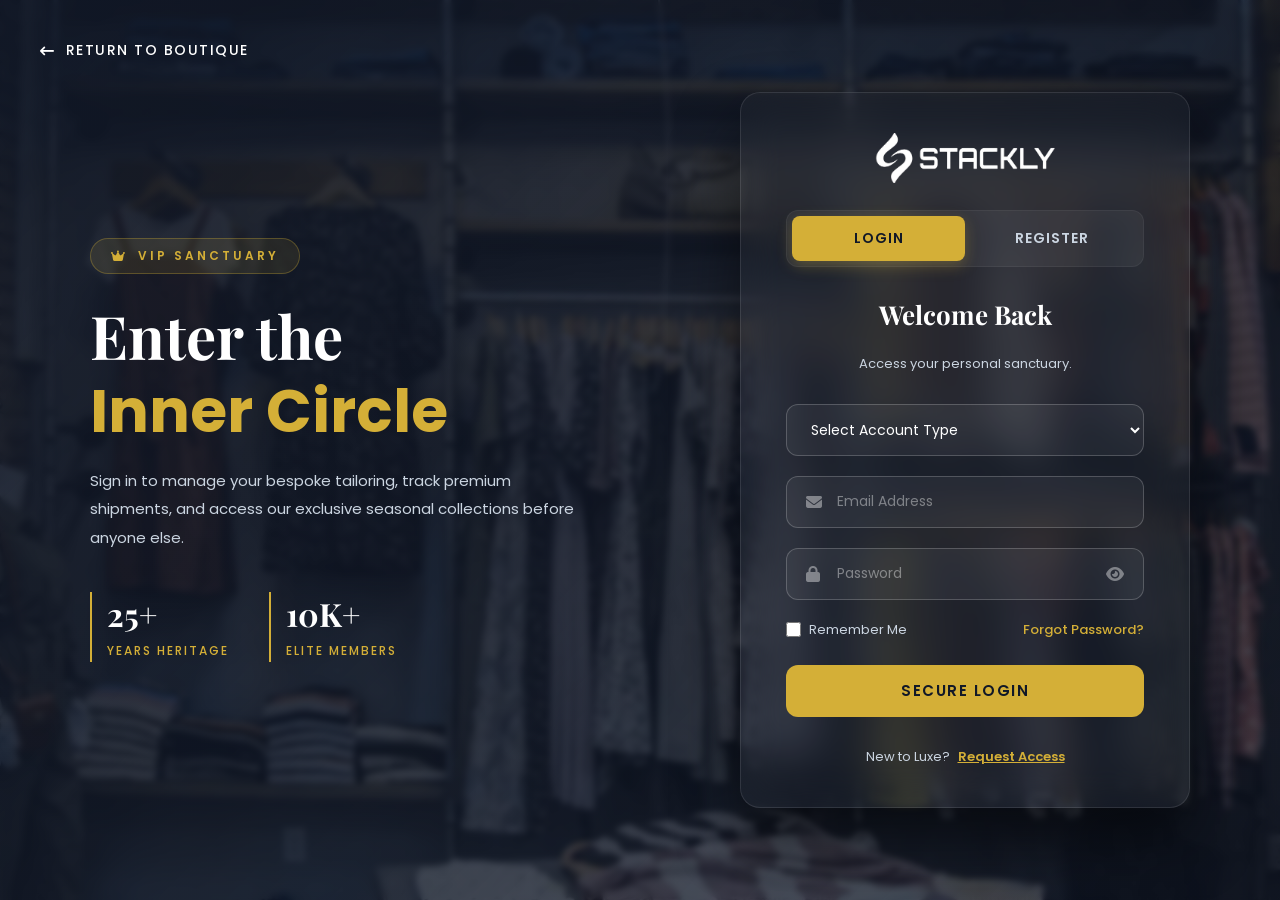
<file: login.html>
<!DOCTYPE html>
<html lang="en">

<head>
    <meta charset="UTF-8">
    <meta name="viewport" content="width=device-width, initial-scale=1.0, maximum-scale=1.0, user-scalable=no">
    <title>Luxe Boutique | VIP Portal</title>


    <link rel="stylesheet" href="https://cdnjs.cloudflare.com/ajax/libs/font-awesome/6.5.1/css/all.min.css">

    <link
        href="https://fonts.googleapis.com/css2?family=Playfair+Display:wght@600;700&family=Poppins:wght@300;400;500;600;700&display=swap"
        rel="stylesheet">

    <link rel="stylesheet" href="login.css">
</head>

<body>


    <div class="luxe-bg-image"></div>
    <div class="luxe-bg-overlay"></div>


    <a href="index.html" class="back-home">
        <i class="fa-solid fa-arrow-left-long"></i> <span>Return to Boutique</span>
    </a>


    <div class="auth-wrapper">


        <div class="auth-left">
            <span class="brand-badge"><i class="fa-solid fa-crown"></i> VIP SANCTUARY</span>
            <h1>Enter the <br><span class="gold-text">Inner Circle</span></h1>
            <p>Sign in to manage your bespoke tailoring, track premium shipments, and access our exclusive seasonal
                collections before anyone else.</p>

            <div class="brand-stats">
                <div class="stat">
                    <h2>25+</h2><span>Years Heritage</span>
                </div>
                <div class="stat">
                    <h2>10K+</h2><span>Elite Members</span>
                </div>
            </div>
        </div>


        <div class="auth-card">

            <div class="logo-header">
                <div class="logo">
                    <img src="./asset/logo1.webp" alt="Company Logo" class="logo-img">
                </div>
            </div>


            <div class="tab-buttons">
                <button class="active" id="loginBtn">Login</button>
                <button id="signupBtn">Register</button>
            </div>


            <form id="loginForm" novalidate>
                <h2 class="form-title">Welcome Back</h2>
                <p class="subtitle">Access your personal sanctuary.</p>

                <select id="loginRole" class="luxe-input" required>
                    <option value="" disabled selected>Select Account Type</option>
                    <option value="admin">Admin</option>
                    <option value="user"> Client</option>
                </select>

                <div class="input-box">
                    <i class="fa-solid fa-envelope"></i>
                    <input type="email" id="loginEmail" class="luxe-input" placeholder="Email Address" required>
                </div>
                <span class="error-msg" id="loginEmailError"></span>

                <div class="password-box">
                    <i class="fa-solid fa-lock lock-icon"></i>
                    <input type="password" id="loginPassword" class="luxe-input" placeholder="Password" required>
                    <i class="fa-solid fa-eye toggle-password"></i>
                </div>
                <span class="error-msg" id="loginPasswordError"></span>

                <div class="options">
                    <label class="remember-me"><input type="checkbox" id="rememberMe"> Remember Me</label>
                    <a href="404.html">Forgot Password?</a>
                </div>

                <button class="main-btn" type="submit">Secure Login</button>

                <div class="bottom-text">
                    New to Luxe? <span id="showSignup">Request Access</span>
                </div>
            </form>


            <form id="signupForm" class="hidden" novalidate>
                <h2 class="form-title">Join The Elite</h2>
                <p class="subtitle">Create your bespoke identity.</p>

                <select id="signupRole" class="luxe-input" required>
                    <option value="" disabled selected>Select Account Type</option>
                    <option value="admin"> Admin</option>
                    <option value="user"> Client</option>
                </select>

                <div class="input-box">
                    <i class="fa-regular fa-user"></i>
                    <input type="text" id="signupName" class="luxe-input" placeholder="Full Name" required>
                </div>
                <span class="error-msg" id="signupNameError"></span>

                <div class="input-box">
                    <i class="fa-solid fa-envelope"></i>
                    <input type="email" id="signupEmail" class="luxe-input" placeholder="Email Address" required>
                </div>
                <span class="error-msg" id="signupEmailError"></span>

                <div class="password-box">
                    <i class="fa-solid fa-lock lock-icon"></i>
                    <input type="password" id="signupPassword" class="luxe-input" placeholder="Password" required>
                    <i class="fa-solid fa-eye toggle-password"></i>
                </div>
                <span class="error-msg" id="signupPasswordError"></span>

                <div class="password-box">
                    <i class="fa-solid fa-shield-check lock-icon"></i>
                    <input type="password" id="signupConfirmPassword" class="luxe-input" placeholder="Confirm Password"
                        required>
                    <i class="fa-solid fa-eye toggle-password"></i>
                </div>
                <span class="error-msg" id="signupConfirmError"></span>

                <button type="submit" class="main-btn">Create Account</button>

                <div class="bottom-text">
                    Already a member? <span id="showLogin">Sign In</span>
                </div>
            </form>

        </div>
    </div>

    <script src="login.js"></script>
</body>

</html>
</file>
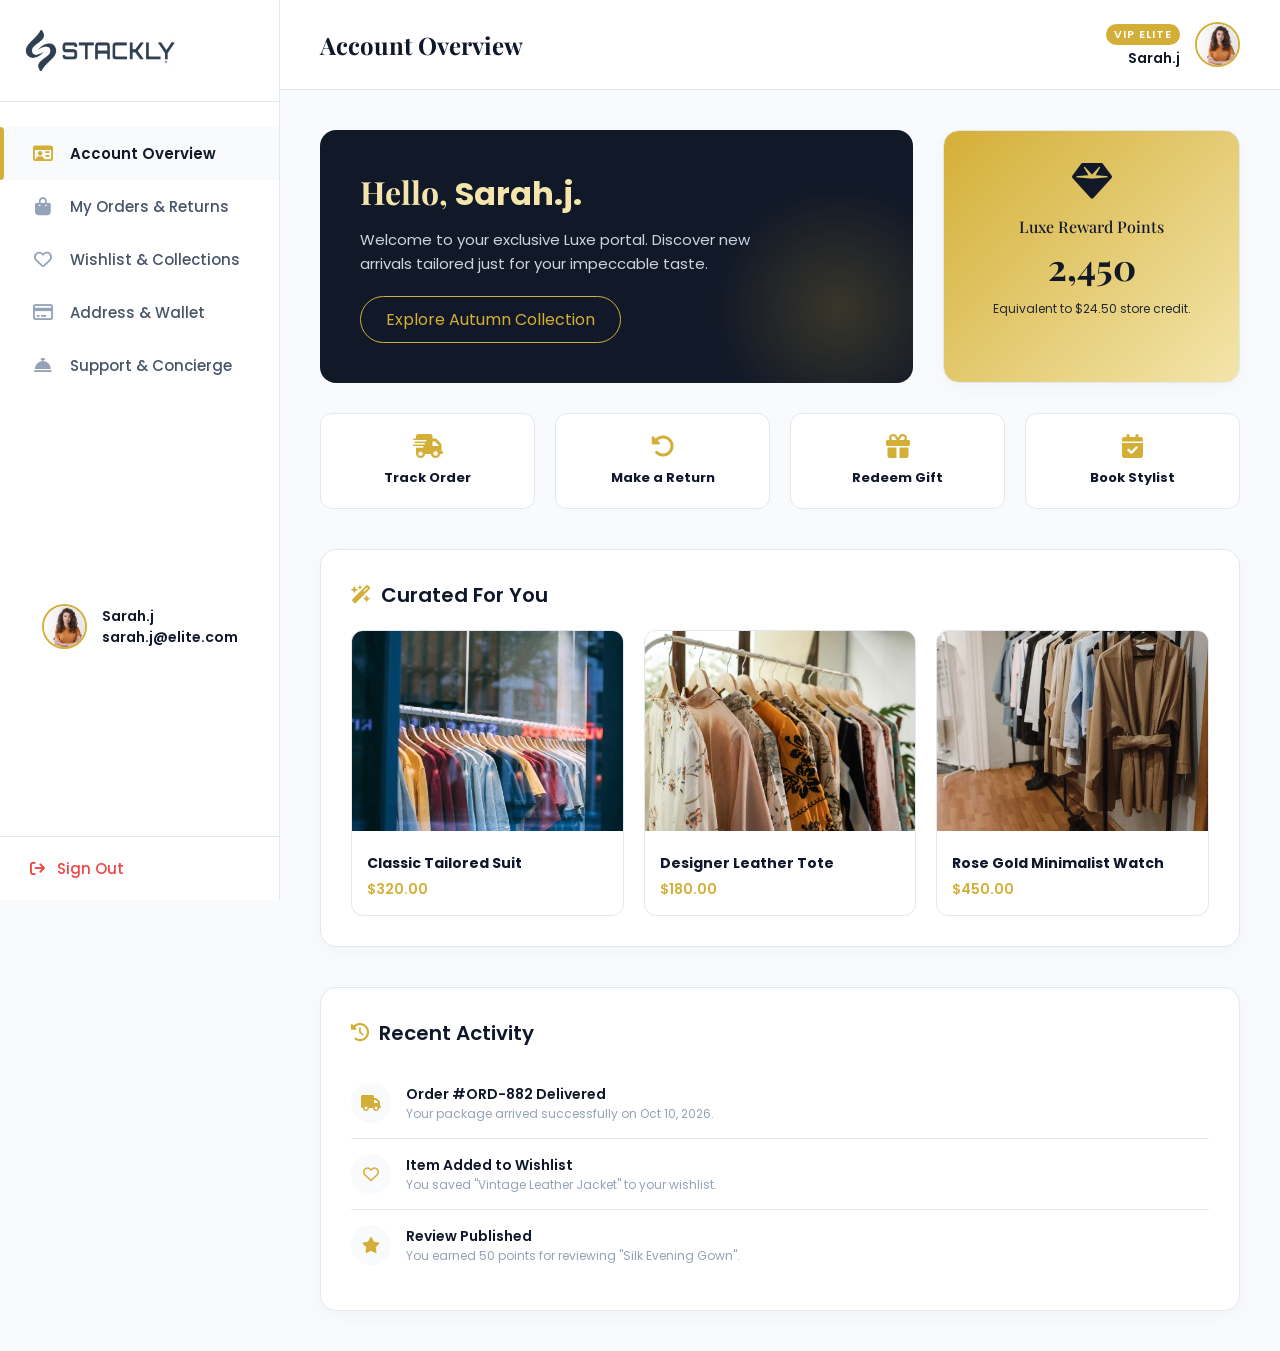
<file: user.html>
<!DOCTYPE html>
<html lang="en">

<head>
    <meta charset="UTF-8">
    <meta name="viewport" content="width=device-width, initial-scale=1.0">
    <title>User</title>


    <link rel="stylesheet" href="https://cdnjs.cloudflare.com/ajax/libs/font-awesome/6.5.1/css/all.min.css">

    <link
        href="https://fonts.googleapis.com/css2?family=Playfair+Display:wght@600;700&family=Poppins:wght@300;400;500;600;700&display=swap"
        rel="stylesheet">

    <style>
        :root {

            --primary-dark: #111827;
            --primary-light: #1F2937;
            --gold-main: #D4AF37;
            --gold-light: #F3E5AB;
            --bg-body: #F8FAFC;
            --bg-card: #FFFFFF;
            --text-main: #475569;
            --text-dark: #0F172A;
            --text-muted: #94a3b8;
            --border-soft: #E2E8F0;

            --success: #10B981;
            --danger: #EF4444;
            --info: #3B82F6;

            --shadow-card: 0 5px 20px rgba(0, 0, 0, 0.03);
            --shadow-hover: 0 15px 35px rgba(212, 175, 55, 0.08);
        }

        * {
            margin: 0;
            padding: 0;
            box-sizing: border-box;
            font-family: 'Poppins', sans-serif;
        }

        body {
            background-color: var(--bg-body);
            color: var(--text-main);
            overflow-x: hidden;
        }

        ::-webkit-scrollbar {
            width: 8px;
            height: 8px;
        }

        ::-webkit-scrollbar-track {
            background: var(--bg-body);
        }

        ::-webkit-scrollbar-thumb {
            background: #cbd5e1;
            border-radius: 10px;
        }

        ::-webkit-scrollbar-thumb:hover {
            background: var(--gold-main);
        }

        h1,
        h2,
        h3,
        h4,
        .brand-font {
            font-family: 'Playfair Display', serif;
        }

        .dashboard-container {
            display: flex;
            min-height: 100vh;
            width: 100%;
        }


        .sidebar {
            width: 280px;
            background-color: var(--bg-card);
            display: flex;
            flex-direction: column;
            justify-content: space-between;
            transition: 0.4s ease;
            z-index: 1000;
            position: fixed;
            height: 100vh;
            border-right: 1px solid var(--border-soft);
        }

        .sidebar-overlay {
            display: none;
            position: fixed;
            inset: 0;
            background: rgba(15, 23, 42, 0.6);
            z-index: 999;
            backdrop-filter: blur(3px);
        }

        .sidebar-overlay.active {
            display: block;
        }

        .sidebar-header {
            padding: 30px 25px;
            border-bottom: 1px solid var(--border-soft);
            display: flex;
            justify-content: space-between;
            align-items: center;
        }

        .logo-da {
            display: flex;
            align-items: center;
            gap: 10px;
            color: var(--primary-dark);
            font-size: 26px;
            text-decoration: none;
        }

        .logo-da i {
            color: var(--gold-main);
        }

        .close-btn {
            display: none;
            background: none;
            border: none;
            font-size: 22px;
            color: var(--primary-dark);
            cursor: pointer;
        }

        .sidebar-menu {
            list-style: none;
            padding: 25px 0;
            overflow-y: auto;
            flex: 1;
        }

        .menu-link {
            display: flex;
            align-items: center;
            gap: 15px;
            padding: 15px 30px;
            color: var(--text-main);
            text-decoration: none;
            font-size: 15px;
            transition: all 0.3s ease;
            position: relative;
            cursor: pointer;
            font-weight: 500;
        }

        .menu-link i {
            font-size: 18px;
            width: 25px;
            text-align: center;
            color: var(--text-muted);
            transition: 0.3s;
        }

        .menu-link:hover {
            background: #f8fafc;
            color: var(--primary-dark);
        }

        .menu-link:hover i {
            color: var(--gold-main);
        }

        .menu-link.active {
            color: var(--primary-dark);
            background: #f8fafc;
            font-weight: 600;
        }

        .menu-link.active i {
            color: var(--gold-main);
        }

        .menu-link.active::before {
            content: '';
            position: absolute;
            left: 0;
            top: 0;
            height: 100%;
            width: 4px;
            background: var(--gold-main);
            border-radius: 0 4px 4px 0;
        }

        .sidebar-bottom {
            padding: 20px 30px;
            border-top: 1px solid var(--border-soft);
        }

        .logout-btn {
            color: #ef4444;
            display: flex;
            align-items: center;
            gap: 12px;
            font-size: 15px;
            text-decoration: none;
            transition: 0.3s;
            font-weight: 500;
        }

        .logout-btn:hover {
            color: #dc2626;
            transform: translateX(5px);
        }


        .main-content {
            flex: 1;
            margin-left: 280px;
            width: calc(100% - 280px);
            display: flex;
            flex-direction: column;
        }

        .top-header {
            background: rgba(255, 255, 255, 0.9);
            backdrop-filter: blur(10px);
            padding: 20px 40px;
            display: flex;
            justify-content: space-between;
            align-items: center;
            border-bottom: 1px solid var(--border-soft);
            position: sticky;
            top: 0;
            z-index: 998;
        }

        .header-left {
            display: flex;
            align-items: center;
            gap: 20px;
        }

        .menu-toggle {
            display: none;
            background: transparent;
            border: none;
            font-size: 24px;
            color: var(--primary-dark);
            cursor: pointer;
        }

        .page-title {
            font-size: 24px;
            color: var(--text-dark);
            margin: 0;
        }

        .user-profile {
            display: flex;
            align-items: center;
            gap: 15px;
        }

        .user-profile1 {
            display: flex;
            align-items: center;
            flex-direction: row-reverse;
            justify-content: center;
            gap: 15px;
        }

        #displayUser1 {
            text-align: start;
        }

        .user-info {
            text-align: right;
        }

        .user-tier {
            font-size: 11px;
            color: #fff;
            background: var(--gold-main);
            padding: 2px 8px;
            border-radius: 20px;
            font-weight: 600;
            text-transform: uppercase;
            letter-spacing: 1px;
            display: inline-block;
            margin-bottom: 3px;
        }

        .user-name {
            font-size: 14px;
            color: var(--text-dark);
            font-weight: 600;
            display: block;
        }

        .avatar {
            width: 45px;
            height: 45px;
            border-radius: 50%;
            border: 2px solid var(--gold-main);
            object-fit: cover;
        }


        .view-section {
            display: none;
            padding: 40px;
            flex-direction: column;
            gap: 40px;
            animation: fadeIn 0.5s ease;
        }

        .view-section.active {
            display: flex;
        }

        @keyframes fadeIn {
            from {
                opacity: 0;
                transform: translateY(10px);
            }

            to {
                opacity: 1;
                transform: translateY(0);
            }
        }

        .scroll-anim {
            opacity: 0;
            transform: translateY(20px);
            transition: 0.6s ease-out;
        }

        .scroll-anim.show {
            opacity: 1;
            transform: translateY(0);
        }

        .section-heading {
            font-size: 20px;
            color: var(--text-dark);
            margin-bottom: 20px;
            display: flex;
            align-items: center;
            gap: 10px;
            font-family: 'Poppins', sans-serif;
            font-weight: 600;
        }

        .section-heading i {
            color: var(--gold-main);
            font-size: 18px;
        }


        .card {
            background: var(--bg-card);
            border-radius: 16px;
            padding: 30px;
            border: 1px solid var(--border-soft);
            box-shadow: var(--shadow-card);
            transition: 0.3s;
        }

        .card:hover {
            box-shadow: var(--shadow-hover);
            border-color: rgba(212, 175, 55, 0.3);
        }


        .overview-grid {
            display: grid;
            grid-template-columns: 2fr 1fr;
            gap: 30px;
        }

        .welcome-hero {
            background: var(--primary-dark);
            color: #fff;
            padding: 40px;
            border-radius: 16px;
            position: relative;
            overflow: hidden;
            display: flex;
            flex-direction: column;
            justify-content: center;
            height: 100%;
        }

        .welcome-hero::after {
            content: '';
            position: absolute;
            right: -50px;
            bottom: -50px;
            width: 250px;
            height: 250px;
            background: radial-gradient(circle, rgba(212, 175, 55, 0.2) 0%, transparent 70%);
            border-radius: 50%;
        }

        .welcome-title {
            font-size: 32px;
            margin-bottom: 10px;
            color: var(--gold-light);
        }

        .welcome-btn {
            display: inline-block;
            margin-top: 20px;
            padding: 10px 25px;
            border: 1px solid var(--gold-main);
            color: var(--gold-main);
            border-radius: 30px;
            text-decoration: none;
            transition: 0.3s;
            width: max-content;
        }

        .welcome-btn:hover {
            background: var(--gold-main);
            color: var(--primary-dark);
        }

        .loyalty-card {
            background: linear-gradient(135deg, #D4AF37 0%, #F3E5AB 100%);
            color: var(--primary-dark);
            text-align: center;
        }

        .loyalty-icon {
            font-size: 40px;
            margin-bottom: 15px;
        }

        .points-val {
            font-size: 36px;
            font-weight: 700;
            font-family: 'Playfair Display', serif;
        }

        .quick-actions {
            display: grid;
            grid-template-columns: repeat(4, 1fr);
            gap: 20px;
            margin-top: -10px;
        }

        .qa-btn {
            background: #fff;
            border: 1px solid var(--border-soft);
            padding: 20px;
            border-radius: 12px;
            text-align: center;
            cursor: pointer;
            transition: 0.3s;
            text-decoration: none;
            color: var(--text-dark);
            display: block;
        }

        .qa-btn i {
            font-size: 24px;
            color: var(--gold-main);
            margin-bottom: 10px;
        }

        .qa-btn h4 {
            font-size: 13px;
            font-family: 'Poppins', sans-serif;
        }

        .qa-btn:hover {
            transform: translateY(-5px);
            box-shadow: var(--shadow-hover);
            border-color: var(--gold-main);
        }

        .rec-grid {
            display: grid;
            grid-template-columns: repeat(3, 1fr);
            gap: 20px;
        }

        .rec-card {
            border: 1px solid var(--border-soft);
            border-radius: 12px;
            overflow: hidden;
            position: relative;
        }

        .rec-card img {
            width: 100%;
            height: 200px;
            object-fit: cover;
        }

        .rec-info {
            padding: 15px;
        }

        .rec-info h4 {
            font-size: 14px;
            font-family: 'Poppins', sans-serif;
            color: var(--text-dark);
            margin-bottom: 5px;
        }

        .rec-info p {
            color: var(--gold-main);
            font-weight: 600;
            font-size: 14px;
        }

        .recent-activity {
            list-style: none;
        }

        .activity-item {
            display: flex;
            align-items: center;
            gap: 15px;
            padding: 15px 0;
            border-bottom: 1px solid var(--border-soft);
        }

        .activity-item:last-child {
            border-bottom: none;
        }

        .act-icon {
            width: 40px;
            height: 40px;
            background: #f8fafc;
            border-radius: 50%;
            display: flex;
            justify-content: center;
            align-items: center;
            color: var(--gold-main);
            flex-shrink: 0;
        }

        .act-details h4 {
            font-size: 14px;
            color: var(--text-dark);
            font-family: 'Poppins', sans-serif;
            font-weight: 600;
        }

        .act-details p {
            font-size: 12px;
            color: var(--text-muted);
        }


        .orders-stats-row {
            display: grid;
            grid-template-columns: repeat(3, 1fr);
            gap: 25px;
        }

        .o-stat-card {
            background: #fff;
            padding: 20px;
            border-radius: 12px;
            border: 1px solid var(--border-soft);
            display: flex;
            align-items: center;
            gap: 15px;
        }

        .o-stat-icon {
            width: 50px;
            height: 50px;
            border-radius: 50%;
            background: #f8fafc;
            display: flex;
            justify-content: center;
            align-items: center;
            color: var(--primary-dark);
            font-size: 20px;
        }

        .order-history-list {
            display: flex;
            flex-direction: column;
            gap: 25px;
        }

        .order-card {
            padding: 0;
            overflow: hidden;
        }

        .order-header {
            background: #f8fafc;
            padding: 20px 30px;
            display: flex;
            justify-content: space-between;
            align-items: center;
            border-bottom: 1px solid var(--border-soft);
        }

        .order-id {
            font-size: 16px;
            font-weight: 600;
            color: var(--primary-dark);
        }

        .order-date {
            font-size: 13px;
            color: var(--text-muted);
        }

        .order-total {
            font-weight: 600;
            color: var(--gold-main);
            font-size: 18px;
        }

        .order-body {
            padding: 30px;
        }

        .order-items-preview {
            display: flex;
            gap: 15px;
            margin-bottom: 30px;
        }

        .order-img {
            width: 70px;
            height: 70px;
            border-radius: 8px;
            object-fit: cover;
            border: 1px solid var(--border-soft);
        }


        .tracker {
            display: flex;
            justify-content: space-between;
            position: relative;
            margin-top: 20px;
        }

        .tracker::before {
            content: '';
            position: absolute;
            top: 15px;
            left: 10%;
            width: 80%;
            height: 3px;
            background: #e2e8f0;
            z-index: 1;
        }

        .tracker-bar {
            position: absolute;
            top: 15px;
            left: 10%;
            height: 3px;
            background: var(--gold-main);
            z-index: 2;
            transition: 0.5s;
        }

        .track-step {
            position: relative;
            z-index: 3;
            text-align: center;
            width: 25%;
        }

        .step-icon {
            width: 32px;
            height: 32px;
            background: #fff;
            border: 3px solid #e2e8f0;
            border-radius: 50%;
            display: flex;
            justify-content: center;
            align-items: center;
            margin: 0 auto 10px;
            color: #cbd5e1;
            font-size: 12px;
            transition: 0.3s;
        }

        .track-step.active .step-icon {
            border-color: var(--gold-main);
            background: var(--gold-main);
            color: #fff;
        }

        .step-text {
            font-size: 12px;
            font-weight: 500;
            color: var(--text-muted);
        }

        .track-step.active .step-text {
            color: var(--text-dark);
        }


        .styled-table {
            width: 100%;
            border-collapse: collapse;
        }

        .styled-table th,
        .styled-table td {
            padding: 15px;
            text-align: left;
            border-bottom: 1px solid var(--border-soft);
            font-size: 14px;
        }

        .styled-table th {
            color: var(--text-muted);
            text-transform: uppercase;
            font-size: 12px;
            font-weight: 600;
        }

        .styled-table tr:hover {
            background: #f8fafc;
        }

        .status-badge {
            padding: 4px 10px;
            border-radius: 20px;
            font-size: 11px;
            font-weight: 600;
        }

        .bg-success {
            background: rgba(16, 185, 129, 0.1);
            color: var(--success);
        }

        .bg-warning {
            background: rgba(245, 158, 11, 0.1);
            color: var(--warning);
        }

        .bg-info {
            background: rgba(59, 130, 246, 0.1);
            color: var(--info);
        }


        .collection-tabs {
            display: flex;
            gap: 15px;
            margin-bottom: 25px;
        }

        .c-tab {
            padding: 8px 20px;
            border-radius: 30px;
            border: 1px solid var(--border-soft);
            background: #fff;
            color: var(--text-main);
            font-size: 14px;
            cursor: pointer;
            transition: 0.3s;
            font-weight: 500;
        }

        .c-tab.active {
            background: var(--primary-dark);
            color: #fff;
            border-color: var(--primary-dark);
        }

        .wishlist-grid {
            display: grid;
            grid-template-columns: repeat(auto-fill, minmax(240px, 1fr));
            gap: 30px;
        }

        .product-card {
            background: #fff;
            border: 1px solid var(--border-soft);
            border-radius: 12px;
            overflow: hidden;
            transition: 0.3s;
            position: relative;
        }

        .product-card:hover {
            transform: translateY(-5px);
            box-shadow: var(--shadow-hover);
        }

        .remove-wishlist {
            position: absolute;
            top: 10px;
            right: 10px;
            width: 35px;
            height: 35px;
            background: rgba(255, 255, 255, 0.9);
            border-radius: 50%;
            display: flex;
            justify-content: center;
            align-items: center;
            color: var(--danger);
            cursor: pointer;
            transition: 0.3s;
            z-index: 5;
        }

        .remove-wishlist:hover {
            background: var(--danger);
            color: #fff;
        }

        .stock-tag {
            position: absolute;
            top: 15px;
            left: 15px;
            background: var(--danger);
            color: #fff;
            font-size: 10px;
            padding: 4px 8px;
            border-radius: 4px;
            font-weight: 600;
            text-transform: uppercase;
            z-index: 5;
        }

        .p-img-wrap {
            width: 100%;
            height: 280px;
            overflow: hidden;
            position: relative;
        }

        .p-img-wrap img {
            width: 100%;
            height: 100%;
            object-fit: cover;
            transition: 0.5s;
        }

        .product-card:hover .p-img-wrap img {
            transform: scale(1.08);
        }

        .p-info {
            padding: 20px;
            text-align: center;
        }

        .p-name {
            font-size: 15px;
            color: var(--text-dark);
            margin-bottom: 5px;
            font-weight: 500;
        }

        .p-price {
            font-size: 16px;
            color: var(--gold-main);
            font-weight: 600;
            margin-bottom: 15px;
        }

        .btn-cart {
            width: 100%;
            padding: 10px;
            background: transparent;
            border: 1px solid var(--primary-dark);
            color: var(--primary-dark);
            border-radius: 30px;
            font-size: 13px;
            font-weight: 600;
            cursor: pointer;
            transition: 0.3s;
            text-transform: uppercase;
        }

        .btn-cart:hover {
            background: var(--primary-dark);
            color: #fff;
        }


        .waitlist-card {
            background: #f8fafc;
            border: 1px dashed #cbd5e1;
            border-radius: 12px;
            padding: 20px;
            display: flex;
            align-items: center;
            gap: 20px;
        }

        .waitlist-card img {
            width: 80px;
            height: 80px;
            border-radius: 8px;
            object-fit: cover;
            opacity: 0.7;
        }


        .address-layout {
            display: grid;
            grid-template-columns: 1fr 1fr;
            gap: 40px;
        }


        .form-grid {
            display: grid;
            grid-template-columns: 1fr 1fr;
            gap: 20px;
        }

        .form-group {
            margin-bottom: 20px;
        }

        .form-group.full {
            grid-column: span 2;
        }

        .form-group label {
            display: block;
            font-size: 13px;
            font-weight: 500;
            color: var(--text-main);
            margin-bottom: 8px;
        }

        .form-control {
            width: 100%;
            padding: 14px 15px;
            border: 1px solid var(--border-soft);
            border-radius: 8px;
            font-size: 14px;
            background: #f8fafc;
            color: var(--text-dark);
            transition: 0.3s;
        }

        .form-control:focus {
            background: #fff;
            border-color: var(--gold-main);
            outline: none;
            box-shadow: 0 0 0 3px rgba(212, 175, 55, 0.1);
        }

        .btn-submit {
            background: var(--primary-dark);
            color: #fff;
            border: none;
            padding: 14px 30px;
            border-radius: 8px;
            font-size: 14px;
            font-weight: 600;
            cursor: pointer;
            transition: 0.3s;
            width: 100%;
        }

        .btn-submit:hover {
            background: var(--gold-main);
            color: var(--primary-dark);
        }

        .error-msg {
            color: var(--danger);
            font-size: 12px;
            margin-top: 6px;
            display: none;
        }

        .success-banner {
            background: rgba(16, 185, 129, 0.1);
            border: 1px solid var(--success);
            color: var(--success);
            padding: 15px;
            border-radius: 8px;
            font-size: 14px;
            display: none;
            margin-top: 20px;
            align-items: center;
            gap: 10px;
        }


        .saved-addr-card {
            border: 1px solid var(--border-soft);
            padding: 20px;
            border-radius: 12px;
            margin-bottom: 15px;
            position: relative;
        }

        .badge-default {
            position: absolute;
            top: 20px;
            right: 20px;
            background: var(--gold-main);
            color: #fff;
            font-size: 10px;
            padding: 3px 8px;
            border-radius: 12px;
            text-transform: uppercase;
        }

        .saved-addr-card h4 {
            font-size: 15px;
            font-family: 'Poppins', sans-serif;
            color: var(--text-dark);
            margin-bottom: 5px;
        }

        .saved-addr-card p {
            font-size: 13px;
            color: var(--text-muted);
            line-height: 1.6;
            margin-bottom: 15px;
        }

        .addr-actions {
            display: flex;
            gap: 15px;
        }

        .addr-actions a {
            font-size: 13px;
            color: var(--info);
            text-decoration: none;
            font-weight: 500;
        }

        .addr-actions a.del {
            color: var(--danger);
        }


        .cc-card {
            background: linear-gradient(135deg, #1f2937 0%, #0f172a 100%);
            color: #fff;
            padding: 25px;
            border-radius: 16px;
            position: relative;
            overflow: hidden;
            margin-bottom: 20px;
            box-shadow: 0 10px 20px rgba(0, 0, 0, 0.15);
        }

        .cc-card::before {
            content: '';
            position: absolute;
            right: -20px;
            top: -20px;
            width: 150px;
            height: 150px;
            border: 2px solid rgba(255, 255, 255, 0.1);
            border-radius: 50%;
        }

        .cc-type {
            font-size: 20px;
            font-style: italic;
            font-weight: 700;
            display: flex;
            justify-content: space-between;
        }

        .cc-num {
            font-size: 20px;
            letter-spacing: 3px;
            margin: 25px 0 15px;
            font-family: monospace;
        }

        .cc-meta {
            display: flex;
            justify-content: space-between;
            font-size: 12px;
            color: #cbd5e1;
            text-transform: uppercase;
        }

        .wallet-card {
            background: #f8fafc;
            border: 1px solid var(--border-soft);
            border-radius: 12px;
            padding: 20px;
            display: flex;
            justify-content: space-between;
            align-items: center;
        }


        .support-layout {
            display: grid;
            grid-template-columns: 2fr 1fr;
            gap: 40px;
        }

        .faq-item {
            border-bottom: 1px solid var(--border-soft);
            padding: 20px 0;
        }

        .faq-item:first-child {
            padding-top: 0;
        }

        .faq-question {
            font-size: 15px;
            font-weight: 600;
            color: var(--text-dark);
            cursor: pointer;
            display: flex;
            justify-content: space-between;
            align-items: center;
            transition: 0.3s;
        }

        .faq-question:hover {
            color: var(--gold-main);
        }

        .faq-question i {
            transition: 0.3s;
        }

        .faq-answer {
            font-size: 14px;
            color: var(--text-muted);
            line-height: 1.7;
            margin-top: 15px;
            display: none;
        }

        .faq-item.active .faq-answer {
            display: block;
        }

        .faq-item.active .faq-question i {
            transform: rotate(180deg);
            color: var(--gold-main);
        }

        .contact-box {
            background: var(--primary-dark);
            color: #fff;
            text-align: center;
            border-radius: 16px;
            padding: 30px;
        }

        .contact-box i {
            font-size: 40px;
            color: var(--gold-main);
            margin-bottom: 15px;
        }

        .contact-box h3 {
            font-size: 20px;
            margin-bottom: 10px;
            font-family: 'Playfair Display', serif;
        }

        .contact-box p {
            font-size: 13px;
            color: #cbd5e1;
            margin-bottom: 25px;
        }

        .btn-call {
            display: inline-block;
            padding: 12px 25px;
            background: #fff;
            color: var(--primary-dark);
            border-radius: 30px;
            font-size: 14px;
            font-weight: 600;
            text-decoration: none;
            transition: 0.3s;
        }

        .btn-call:hover {
            background: var(--gold-main);
            color: #fff;
        }


        .ticket-list {
            display: flex;
            flex-direction: column;
            gap: 15px;
        }

        .ticket-item {
            padding: 15px;
            border: 1px solid var(--border-soft);
            border-radius: 8px;
            display: flex;
            justify-content: space-between;
            align-items: center;
        }

        .ticket-item h4 {
            font-size: 14px;
            color: var(--text-dark);
            font-family: 'Poppins', sans-serif;
        }

        .ticket-item p {
            font-size: 12px;
            color: var(--text-muted);
        }


        @media (max-width: 1024px) {

            .overview-grid,
            .address-layout,
            .support-layout {
                grid-template-columns: 1fr;
            }

            .track-step {
                width: auto;
                flex: 1;
            }

            .step-text {
                font-size: 10px;
            }

            .orders-stats-row {
                grid-template-columns: 1fr;
            }
        }

        @media (max-width: 768px) {
            .sidebar {
                transform: translateX(-100%);
            }

            .sidebar.active {
                transform: translateX(0);
            }

            .main-content {
                margin-left: 0;
                width: 100%;
            }

            .menu-toggle,
            .close-btn {
                display: block;
            }

            .top-header {
                padding: 15px 20px;
            }

            .view-section {
                padding: 25px 20px;
                gap: 30px;
            }

            .form-grid {
                grid-template-columns: 1fr;
            }

            .form-group.full {
                grid-column: span 1;
            }

            .quick-actions {
                grid-template-columns: repeat(2, 1fr);
            }

            .rec-grid {
                grid-template-columns: 1fr;
            }

            .tracker {
                flex-direction: column;
                gap: 20px;
            }

            .tracker::before,
            .tracker-bar {
                left: 15px;
                width: 3px;
                height: 100%;
                top: 0;
            }

            .track-step {
                display: flex;
                align-items: center;
                gap: 15px;
                text-align: left;
                width: 100%;
            }

            .step-icon {
                margin: 0;
            }

            .tracker-bar {
                height: 50%;
                width: 3px;
            }

            .top-header .user-profile {
                display: none;
            }
        }


        .logo-img {
            width: 150px;
        }

        a {
            text-decoration: none;
        }

        .logo-da {
            display: flex;
            align-items: center;
            gap: 10px;
            color: var(--primary-color);
            font-size: 22px;
            font-weight: 800;
            letter-spacing: 1px;
        }

        .logo-da i {
            font-size: 28px;
        }

        @media (max-width:568px) {
            .welcome-hero {
                padding: 20px;
            }

            .page-title {
                font-size: 18px;
            }

            .top-header {
                gap: 10px;
            }

            .collection-tabs {
                flex-wrap: wrap;
            }
        }
    </style>
</head>

<body>
    <div class="dashboard-container">


        <div class="sidebar-overlay" id="sidebarOverlay"></div>


        <aside class="sidebar" id="sidebar">
            <div>
                <div class="sidebar-header">
                    <a href="admin.html" class="logo-da">
                        <img src="./asset/logo.webp" alt="Company Logo" class="logo-img">
                    </a>
                    <button class="close-btn" id="closeSidebar"><i class="fa-solid fa-xmark"></i></button>
                </div>
                <ul class="sidebar-menu">
                    <li><a class="menu-link active" data-target="view-overview"><i class="fa-regular fa-id-card"></i>
                            Account Overview</a></li>
                    <li><a class="menu-link" data-target="view-orders"><i class="fa-solid fa-bag-shopping"></i> My
                            Orders & Returns</a></li>
                    <li><a class="menu-link" data-target="view-wishlist"><i class="fa-regular fa-heart"></i> Wishlist &
                            Collections</a></li>
                    <li><a class="menu-link" data-target="view-addresses"><i class="fa-regular fa-credit-card"></i>
                            Address & Wallet</a></li>
                    <li><a class="menu-link" data-target="view-support"><i class="fa-solid fa-bell-concierge"></i>
                            Support & Concierge</a></li>
                </ul>
            </div>
            <div class="user-profile1">
                <div class="user-info">
                    <span class="user-name" id="displayUser1">Sarah Jenkins</span>
                    <span class="user-name" id="displayemail"></span>
                </div>
                <img src="./asset/woman1.webp" alt="User" class="avatar">
            </div>
            <div class="sidebar-bottom">
                <a href="login.html" class="logout-btn"><i class="fa-solid fa-arrow-right-from-bracket"></i> Sign
                    Out</a>
            </div>
        </aside>


        <main class="main-content">

            <header class="top-header">
                <div class="header-left">
                    <button class="menu-toggle" id="openSidebar"><i class="fa-solid fa-bars-staggered"></i></button>
                    <h1 class="page-title brand-font" id="pageTitle">Account Overview</h1>
                </div>
                <div class="header-right">
                    <div class="user-profile">
                        <div class="user-info">
                            <span class="user-tier">VIP Elite</span>
                            <span class="user-name" id="displayUser">Sarah Jenkins</span>
                        </div>
                        <img src="./asset/woman1.webp" alt="User" class="avatar">
                    </div>
                </div>
            </header>


            <div id="view-overview" class="view-section active">

                <div class="overview-grid">
                    <div class="welcome-hero scroll-anim">
                        <h2 class="welcome-title brand-font" id="welcomeMsg">Hello, Sarah.</h2>
                        <p style="color: #cbd5e1; font-size: 15px; max-width: 400px; line-height: 1.6;">Welcome to your
                            exclusive Luxe portal. Discover new arrivals tailored just for your impeccable taste.</p>
                        <a href="404.html" class="welcome-btn">Explore Autumn Collection</a>
                    </div>

                    <div class="card loyalty-card scroll-anim">
                        <i class="fa-solid fa-gem loyalty-icon"></i>
                        <h3 style="font-size: 16px; font-weight: 500; margin-bottom: 5px;">Luxe Reward Points</h3>
                        <div class="points-val">2,450</div>
                        <p style="font-size: 12px; margin-top: 10px; opacity: 0.9;">Equivalent to $24.50 store credit.
                        </p>
                    </div>
                </div>

                <div class="quick-actions scroll-anim">
                    <a href="404.html" class="qa-btn"><i class="fa-solid fa-truck-fast"></i>
                        <h4>Track Order</h4>
                    </a>
                    <a href="404.html" class="qa-btn"><i class="fa-solid fa-rotate-left"></i>
                        <h4>Make a Return</h4>
                    </a>
                    <a href="404.html" class="qa-btn"><i class="fa-solid fa-gift"></i>
                        <h4>Redeem Gift</h4>
                    </a>
                    <a href="404.html" class="qa-btn"><i class="fa-solid fa-calendar-check"></i>
                        <h4>Book Stylist</h4>
                    </a>
                </div>

                <div class="card scroll-anim">
                    <h3 class="section-heading"><i class="fa-solid fa-wand-magic-sparkles"></i> Curated For You</h3>
                    <div class="rec-grid">
                        <div class="rec-card">
                            <img src="./asset/clo9.webp" alt="Suit">
                            <div class="rec-info">
                                <h4>Classic Tailored Suit</h4>
                                <p>$320.00</p>
                            </div>
                        </div>
                        <div class="rec-card">
                            <img src="./asset/clo27.webp" alt="Bag">
                            <div class="rec-info">
                                <h4>Designer Leather Tote</h4>
                                <p>$180.00</p>
                            </div>
                        </div>
                        <div class="rec-card">
                            <img src="./asset/clo16.webp" alt="Watch">
                            <div class="rec-info">
                                <h4>Rose Gold Minimalist Watch</h4>
                                <p>$450.00</p>
                            </div>
                        </div>
                    </div>
                </div>

                <div class="card scroll-anim">
                    <h3 class="section-heading"><i class="fa-solid fa-clock-rotate-left"></i> Recent Activity</h3>
                    <ul class="recent-activity">
                        <li class="activity-item">
                            <div class="act-icon"><i class="fa-solid fa-truck"></i></div>
                            <div class="act-details">
                                <h4>Order #ORD-882 Delivered</h4>
                                <p>Your package arrived successfully on Oct 10, 2026.</p>
                            </div>
                        </li>
                        <li class="activity-item">
                            <div class="act-icon"><i class="fa-regular fa-heart"></i></div>
                            <div class="act-details">
                                <h4>Item Added to Wishlist</h4>
                                <p>You saved "Vintage Leather Jacket" to your wishlist.</p>
                            </div>
                        </li>
                        <li class="activity-item">
                            <div class="act-icon"><i class="fa-solid fa-star"></i></div>
                            <div class="act-details">
                                <h4>Review Published</h4>
                                <p>You earned 50 points for reviewing "Silk Evening Gown".</p>
                            </div>
                        </li>
                    </ul>
                </div>
            </div>


            <div id="view-orders" class="view-section">

                <div class="orders-stats-row scroll-anim">
                    <div class="o-stat-card">
                        <div class="o-stat-icon"><i class="fa-solid fa-bag-shopping"></i></div>
                        <div>
                            <div style="font-size: 20px; font-weight: 700; color: var(--text-dark);">24</div>
                            <div style="font-size: 12px; color: var(--text-muted);">Total Orders</div>
                        </div>
                    </div>
                    <div class="o-stat-card">
                        <div class="o-stat-icon"><i class="fa-solid fa-rotate-left"></i></div>
                        <div>
                            <div style="font-size: 20px; font-weight: 700; color: var(--text-dark);">2</div>
                            <div style="font-size: 12px; color: var(--text-muted);">Items Returned</div>
                        </div>
                    </div>
                    <div class="o-stat-card">
                        <div class="o-stat-icon"><i class="fa-solid fa-sack-dollar"></i></div>
                        <div>
                            <div style="font-size: 20px; font-weight: 700; color: var(--text-dark);">$1,240</div>
                            <div style="font-size: 12px; color: var(--text-muted);">Spent this year</div>
                        </div>
                    </div>
                </div>

                <h2 class="section-heading scroll-anim" style="margin-top: 20px;"><i class="fa-solid fa-truck-fast"></i>
                    Active Orders</h2>

                <div class="order-history-list scroll-anim">

                    <div class="card order-card">
                        <div class="order-header">
                            <div>
                                <div class="order-id">Order #ORD-884</div>
                                <div class="order-date">Placed on Oct 12, 2026</div>
                            </div>
                            <div class="order-total">$450.00</div>
                        </div>
                        <div class="order-body">
                            <div class="order-items-preview">
                                <img src="./asset/clo18.webp" alt="Item" class="order-img">
                                <img src="./asset/clo19.webp" alt="Item" class="order-img">
                            </div>
                            <p style="font-size: 14px; font-weight: 500; color: var(--text-dark);">Estimated Delivery:
                                Oct 15, 2026</p>


                            <div class="tracker">
                                <div class="tracker-bar" style="width: 50%;"></div>
                                <div class="track-step active">
                                    <div class="step-icon"><i class="fa-solid fa-check"></i></div>
                                    <div class="step-text">Order Placed</div>
                                </div>
                                <div class="track-step active">
                                    <div class="step-icon"><i class="fa-solid fa-box"></i></div>
                                    <div class="step-text">Packed</div>
                                </div>
                                <div class="track-step active">
                                    <div class="step-icon"><i class="fa-solid fa-truck-fast"></i></div>
                                    <div class="step-text">In Transit</div>
                                </div>
                                <div class="track-step">
                                    <div class="step-icon"><i class="fa-solid fa-house"></i></div>
                                    <div class="step-text">Delivered</div>
                                </div>
                            </div>
                        </div>
                    </div>
                </div>

                <div class="card scroll-anim" style="margin-top: 20px;">
                    <h3 class="section-heading"><i class="fa-solid fa-clock-rotate-left"></i> Past Orders History</h3>
                    <div style="overflow-x: auto;">
                        <table class="styled-table">
                            <thead>
                                <tr>
                                    <th>Order ID</th>
                                    <th>Date</th>
                                    <th>Items</th>
                                    <th>Total</th>
                                    <th>Status</th>
                                    <th>Invoice</th>
                                </tr>
                            </thead>
                            <tbody>
                                <tr>
                                    <td>#ORD-870</td>
                                    <td>Sep 28, 2026</td>
                                    <td>1x Silk Gown</td>
                                    <td>$1,200.00</td>
                                    <td><span class="status-badge bg-success">Delivered</span></td>
                                    <td><a href="404.html" style="color:var(--info)"><i
                                                class="fa-solid fa-download"></i>
                                            PDF</a></td>
                                </tr>
                                <tr>
                                    <td>#ORD-865</td>
                                    <td>Sep 15, 2026</td>
                                    <td>2x Shirts, 1x Tie</td>
                                    <td>$245.00</td>
                                    <td><span class="status-badge bg-success">Delivered</span></td>
                                    <td><a href="404.html" style="color:var(--info)"><i
                                                class="fa-solid fa-download"></i>
                                            PDF</a></td>
                                </tr>
                                <tr>
                                    <td>#ORD-850</td>
                                    <td>Aug 30, 2026</td>
                                    <td>1x Leather Shoes</td>
                                    <td>$350.00</td>
                                    <td><span class="status-badge bg-warning">Returned</span></td>
                                    <td><a href="404.html" style="color:var(--info)"><i
                                                class="fa-solid fa-download"></i>
                                            PDF</a></td>
                                </tr>
                            </tbody>
                        </table>
                    </div>
                </div>
            </div>


            <div id="view-wishlist" class="view-section">
                <h2 class="section-heading scroll-anim"><i class="fa-regular fa-heart"></i> Saved Collections</h2>

                <div class="collection-tabs scroll-anim">
                    <div class="c-tab active">All Saved Items (5)</div>
                    <div class="c-tab">Evening Wear (2)</div>
                    <div class="c-tab">Accessories (3)</div>
                </div>

                <div class="wishlist-grid scroll-anim">
                    <div class="product-card">
                        <div class="remove-wishlist" title="Remove"><i class="fa-solid fa-xmark"></i></div>
                        <div class="p-img-wrap"><img src="./asset/clo20.webp" alt="Item"></div>
                        <div class="p-info">
                            <h4 class="p-name">Silk Wrap Blouse</h4>
                            <div class="p-price">$115.00</div><a href="404.html" class="btn-cart">Move to Cart</a>
                        </div>
                    </div>
                    <div class="product-card">
                        <div class="remove-wishlist" title="Remove"><i class="fa-solid fa-xmark"></i></div>
                        <div class="p-img-wrap"><img src="./asset/clo21.webp" alt="Item"></div>
                        <div class="p-info">
                            <h4 class="p-name">Vintage Leather Jacket</h4>
                            <div class="p-price">$285.00</div><a href="404.html" class="btn-cart">Move to Cart</a>
                        </div>
                    </div>
                    <div class="product-card">
                        <div class="stock-tag">Price Dropped</div>
                        <div class="remove-wishlist" title="Remove"><i class="fa-solid fa-xmark"></i></div>
                        <div class="p-img-wrap"><img src="./asset/clo22.webp" alt="Item"></div>
                        <div class="p-info">
                            <h4 class="p-name">Designer Handbag</h4>
                            <div class="p-price"><span
                                    style="text-decoration:line-through; font-size:12px; color:#94a3b8;">$210.00</span>
                                $180.00</div><a href="404.html" class="btn-cart">Move to Cart</a>
                        </div>
                    </div>
                    <div class="product-card">
                        <div class="remove-wishlist" title="Remove"><i class="fa-solid fa-xmark"></i></div>
                        <div class="p-img-wrap"><img src="./asset/clo23.webp" alt="Item"></div>
                        <div class="p-info">
                            <h4 class="p-name">Premium Gold Watch</h4>
                            <div class="p-price">$450.00</div><a href="404.html" class="btn-cart">Move to Cart</a>
                        </div>
                    </div>
                </div>

                <div class="card scroll-anim" style="margin-top: 30px;">
                    <h3 class="section-heading"><i class="fa-solid fa-bell"></i> Out of Stock Waitlist</h3>
                    <p style="font-size: 13px; color: var(--text-muted); margin-bottom: 20px;">You will be notified via
                        email the moment these premium items are back in stock.</p>
                    <div class="waitlist-card">
                        <img src="./asset/clo24.webp" alt="Gown">
                        <div>
                            <h4 style="font-size: 15px; color: var(--text-dark); margin-bottom: 5px;">Velvet Evening
                                Gown (Size: S)</h4>
                            <p style="font-size: 13px; color: var(--text-muted);">Estimated restock: Oct 25, 2026</p>
                        </div>
                        <button
                            style="margin-left: auto; padding: 8px 15px; border: 1px solid var(--border-soft); background:#fff; border-radius: 6px; cursor: pointer;">Remove</button>
                    </div>
                </div>
            </div>


            <div id="view-addresses" class="view-section">

                <div class="address-layout">

                    <div>

                        <div class="card scroll-anim">
                            <h3 class="section-heading"><i class="fa-solid fa-plus"></i> Add New Address</h3>
                            <p style="font-size: 13px; color: var(--text-muted); margin-bottom: 25px;">Enter your
                                delivery details below.</p>

                            <form id="addressForm">
                                <div class="form-grid">
                                    <div class="form-group full">
                                        <label>Full Name *</label>
                                        <input type="text" id="addrName" class="form-control"
                                            placeholder="e.g. Sarah Jenkins">
                                        <div class="error-msg" id="errAddrName"><i
                                                class="fa-solid fa-circle-exclamation"></i> Name is required.</div>
                                    </div>
                                    <div class="form-group">
                                        <label>Phone Number *</label>
                                        <input type="text" id="addrPhone" class="form-control"
                                            placeholder="10-digit number">
                                        <div class="error-msg" id="errAddrPhone"><i
                                                class="fa-solid fa-circle-exclamation"></i> Enter valid 10-digit phone.
                                        </div>
                                    </div>
                                    <div class="form-group">
                                        <label>Pincode / Zip *</label>
                                        <input type="text" id="addrZip" class="form-control" placeholder="e.g. 10001">
                                        <div class="error-msg" id="errAddrZip"><i
                                                class="fa-solid fa-circle-exclamation"></i> Pincode is required.</div>
                                    </div>
                                    <div class="form-group full">
                                        <label>Complete Address *</label>
                                        <textarea id="addrText" class="form-control" rows="3"
                                            placeholder="House no, Street name, City"></textarea>
                                        <div class="error-msg" id="errAddrText"><i
                                                class="fa-solid fa-circle-exclamation"></i> Address cannot be empty.
                                        </div>
                                    </div>
                                    <div class="form-group full">
                                        <button type="submit" class="btn-submit">Save Address</button>
                                    </div>
                                </div>
                                <div class="success-banner" id="successAddr"><i class="fa-solid fa-circle-check"></i>
                                    Address added successfully!</div>
                            </form>
                        </div>
                    </div>

                    <div>

                        <div class="card scroll-anim" style="margin-bottom: 30px;">
                            <h3 class="section-heading"><i class="fa-regular fa-bookmark"></i> Saved Addresses</h3>

                            <div class="saved-addr-card">
                                <span class="badge-default">Default</span>
                                <h4>Home</h4>
                                <p>Sarah Jenkins<br>+1 98765 43210<br>456 Fashion Avenue, Apartment 4B<br>New York, NY
                                    10018</p>
                                <div class="addr-actions"><a href="#">Edit</a><a href="#" class="del">Delete</a></div>
                            </div>

                            <div class="saved-addr-card">
                                <h4>Office</h4>
                                <p>Sarah Jenkins<br>+1 12345 67890<br>789 Business Park, Suite 100<br>New York, NY 10001
                                </p>
                                <div class="addr-actions"><a href="#">Edit</a><a href="#">Set as Default</a><a href="#"
                                        class="del">Delete</a></div>
                            </div>
                        </div>


                        <div class="card scroll-anim">
                            <h3 class="section-heading"><i class="fa-regular fa-credit-card"></i> Saved Payment Methods
                            </h3>

                            <div class="cc-card">
                                <div class="cc-type"><span>VISA</span> <i class="fa-brands fa-cc-visa"></i></div>
                                <div class="cc-num">**** **** **** 4242</div>
                                <div class="cc-meta"><span>Sarah Jenkins</span> <span>Exp: 12/28</span></div>
                            </div>

                            <div class="wallet-card">
                                <div><i class="fa-solid fa-gift" style="color:var(--gold-main); font-size:20px;"></i>
                                    <span style="font-weight: 600; margin-left: 10px;">Store Credit</span>
                                </div>
                                <div style="font-weight: 700; font-size: 18px;">$150.00</div>
                            </div>
                        </div>
                    </div>
                </div>
            </div>


            <div id="view-support" class="view-section">

                <div class="support-layout">
                    <div>

                        <div class="card scroll-anim" style="margin-bottom: 30px;">
                            <h3 class="section-heading"><i class="fa-regular fa-circle-question"></i> Frequently Asked
                                Questions</h3>

                            <div class="faq-item">
                                <div class="faq-question">What is your return policy? <i
                                        class="fa-solid fa-chevron-down"></i></div>
                                <div class="faq-answer">We accept returns within 30 days of delivery. Items must be
                                    unworn, with all original tags attached. Custom tailored items are non-refundable.
                                </div>
                            </div>
                            <div class="faq-item">
                                <div class="faq-question">How do I track my bespoke order? <i
                                        class="fa-solid fa-chevron-down"></i></div>
                                <div class="faq-answer">You can track the live status of your order in the "My Orders"
                                    tab. Our visual timeline shows every step from tailoring to dispatch.</div>
                            </div>
                            <div class="faq-item">
                                <div class="faq-question">Do you offer international shipping? <i
                                        class="fa-solid fa-chevron-down"></i></div>
                                <div class="faq-answer">Yes, we ship globally via premium courier partners. Delivery
                                    times vary between 5-10 business days depending on the region.</div>
                            </div>
                        </div>


                        <div class="card scroll-anim">
                            <h3 class="section-heading"><i class="fa-solid fa-ticket"></i> Support Ticket History</h3>
                            <div class="ticket-list">
                                <div class="ticket-item">
                                    <div>
                                        <h4>Exchange Request: Gown (Size M to L)</h4>
                                        <p>Ticket #TCK-402 • Created Oct 05, 2026</p>
                                    </div>
                                    <span class="status-badge bg-success">Resolved</span>
                                </div>
                                <div class="ticket-item">
                                    <div>
                                        <h4>Delivery Delay Inquiry</h4>
                                        <p>Ticket #TCK-398 • Created Sep 10, 2026</p>
                                    </div>
                                    <span class="status-badge bg-success">Resolved</span>
                                </div>
                            </div>
                        </div>
                    </div>

                    <div>

                        <div class="contact-box scroll-anim" style="margin-bottom: 30px;">
                            <i class="fa-solid fa-headset"></i>
                            <h3>Need Personal Assistance?</h3>
                            <p>Our expert stylists and support team are available 24/7 to help you with sizing, styling,
                                or order queries.</p>
                            <a href="404.html" class="btn-call"><i class="fa-solid fa-phone"></i> Call Support</a>
                            <p style="margin-top: 15px; margin-bottom: 0;">or email <strong
                                    style="color:var(--gold-main);">vip@luxe.com</strong></p>
                        </div>


                        <div class="card scroll-anim">
                            <h3 class="section-heading"><i class="fa-solid fa-video"></i> Virtual Stylist</h3>
                            <p style="font-size: 13px; color: var(--text-muted); margin-bottom: 15px;">Book a 30-min
                                1-on-1 video call with our fashion experts to curate your autumn wardrobe.</p>
                            <a href="404.html"
                                style="width: 100%; padding: 12px; background: #fff; border: 1px solid var(--primary-dark); border-radius: 8px; font-weight: 600; cursor: pointer; transition: 0.3s;"
                                onmouseover="this.style.background='var(--primary-dark)'; this.style.color='#fff';"
                                onmouseout="this.style.background='#fff'; this.style.color='var(--primary-dark)';">Book
                                Appointment</a>
                        </div>
                    </div>
                </div>
            </div>

        </main>
    </div>

    <script>

        document.addEventListener("DOMContentLoaded", function () {
            const emailValue = localStorage.getItem("UserMail");
            const activeEmail = emailValue || "sarah.j@elite.com";
            const extractedName = activeEmail.split("@")[0];
            const formattedName = extractedName.charAt(0).toUpperCase() + extractedName.slice(1);

            document.getElementById("displayUser").textContent = formattedName;
            document.getElementById("displayUser1").textContent = formattedName;
            const welcomeEl = document.getElementById("welcomeMsg");
            if (welcomeEl) {
                welcomeEl.innerHTML = `Hello, <span style="color: var(--gold-light);">${formattedName}.</span>`;
            }
            const email = document.getElementById('displayemail');
            email.innerHTML = activeEmail
        });


        const sidebar = document.getElementById('sidebar');
        const overlay = document.getElementById('sidebarOverlay');
        function openSidebar() { sidebar.classList.add('active'); overlay.classList.add('active'); document.body.style.overflow = 'hidden'; }
        function closeSidebar() { sidebar.classList.remove('active'); overlay.classList.remove('active'); document.body.style.overflow = 'auto'; }
        document.getElementById('openSidebar').addEventListener('click', openSidebar);
        document.getElementById('closeSidebar').addEventListener('click', closeSidebar);
        overlay.addEventListener('click', closeSidebar);


        const menuLinks = document.querySelectorAll('.sidebar-menu .menu-link');
        const views = document.querySelectorAll('.view-section');
        const pageTitle = document.getElementById('pageTitle');

        menuLinks.forEach(link => {
            link.addEventListener('click', function () {
                if (this.classList.contains('active')) return;

                menuLinks.forEach(l => l.classList.remove('active'));
                this.classList.add('active');

                views.forEach(v => v.classList.remove('active'));
                document.getElementById(this.getAttribute('data-target')).classList.add('active');

                pageTitle.innerText = this.innerText.trim();

                if (window.innerWidth <= 768) { closeSidebar(); }
                window.scrollTo({ top: 0, behavior: 'smooth' });
                triggerAnimations();
            });
        });


        const observer = new IntersectionObserver((entries) => {
            entries.forEach(entry => { if (entry.isIntersecting) entry.target.classList.add('show'); });
        }, { threshold: 0.1 });

        function triggerAnimations() {
            document.querySelectorAll('.scroll-anim').forEach(el => {
                el.classList.remove('show');
                setTimeout(() => observer.observe(el), 50);
            });
        }
        triggerAnimations();


        const faqItems = document.querySelectorAll('.faq-item');
        faqItems.forEach(item => {
            item.querySelector('.faq-question').addEventListener('click', () => {
                item.classList.toggle('active');
                faqItems.forEach(other => { if (other !== item) other.classList.remove('active'); });
            });
        });


        document.getElementById('addressForm').addEventListener('submit', function (e) {
            e.preventDefault();
            let isValid = true;

            const name = document.getElementById('addrName').value.trim();
            const phone = document.getElementById('addrPhone').value.trim();
            const zip = document.getElementById('addrZip').value.trim();
            const addr = document.getElementById('addrText').value.trim();
            const phoneRegex = /^[0-9]{10}$/;

            if (name === '') { document.getElementById('errAddrName').style.display = 'block'; isValid = false; } else { document.getElementById('errAddrName').style.display = 'none'; }
            if (!phoneRegex.test(phone)) { document.getElementById('errAddrPhone').style.display = 'block'; isValid = false; } else { document.getElementById('errAddrPhone').style.display = 'none'; }
            if (zip === '') { document.getElementById('errAddrZip').style.display = 'block'; isValid = false; } else { document.getElementById('errAddrZip').style.display = 'none'; }
            if (addr === '') { document.getElementById('errAddrText').style.display = 'block'; isValid = false; } else { document.getElementById('errAddrText').style.display = 'none'; }

            if (isValid) {
                const successMsg = document.getElementById('successAddr');
                window.location.href = '404.html'
                successMsg.style.display = 'flex';
                setTimeout(() => { successMsg.style.display = 'none'; this.reset(); }, 300);
            }
        });
    </script>
</body>

</html>
</file>
<file: login.css>
:root {
     --primary-dark: #111827;
     --gold-main: #D4AF37;
     --gold-light: #F3E5AB;
     --text-white: #ffffff;
     --text-muted: #cbd5e1;
     --danger: #EF4444;
 }

 * {
     margin: 0;
     padding: 0;
     box-sizing: border-box;
     font-family: 'Poppins', sans-serif;
 }

 body {
     min-height: 100vh;
     display: flex;
     justify-content: center;
     align-items: center;
     background-color: var(--primary-dark);
     position: relative;
     padding: 40px;
     overflow-x: hidden;
 }


 .luxe-bg-image {
     position: absolute;
     inset: 0;
     background: url('./asset/clo26.webp') center/cover no-repeat;
     animation: slowHeroZoom 20s linear infinite alternate;
     z-index: 1;
     filter: grayscale(20%);
 }

 @keyframes slowHeroZoom {
     0% {
         transform: scale(1);
     }

     100% {
         transform: scale(1.1);
     }
 }

 .luxe-bg-overlay {
     position: absolute;
     inset: 0;
     background: linear-gradient(135deg, rgba(17, 24, 39, 0.95) 0%, rgba(17, 24, 39, 0.7) 100%);
     z-index: 2;
     backdrop-filter: blur(3px);
 }


 .back-home {
     position: absolute;
     top: 40px;
     left: 40px;
     display: flex;
     align-items: center;
     gap: 10px;
     color: var(--text-white);
     font-weight: 500;
     font-size: 14px;
     text-transform: uppercase;
     letter-spacing: 1.5px;
     text-decoration: none;
     transition: 0.3s;
     z-index: 10;
 }

 .back-home:hover {
     color: var(--gold-main);
     transform: translateX(-5px);
 }


 .auth-wrapper {
     width: 100%;
     max-width: 1100px;
     display: grid;
     grid-template-columns: 1.2fr 450px;
     align-items: center;
     gap: 60px;
     position: relative;
     z-index: 10;
 }


 .auth-left {
     color: var(--text-white);
 }

 .brand-badge {
     display: inline-flex;
     align-items: center;
     gap: 10px;
     padding: 8px 20px;
     border-radius: 30px;
     background: rgba(212, 175, 55, 0.1);
     border: 1px solid rgba(212, 175, 55, 0.3);
     color: var(--gold-main);
     margin-bottom: 25px;
     font-size: 12px;
     font-weight: 600;
     letter-spacing: 3px;
 }

 .auth-left h1 {
     font-family: 'Playfair Display', serif;
     font-size: 60px;
     line-height: 1.2;
     margin-bottom: 20px;
     font-weight: 700;
 }

 .gold-text {
     color: var(--gold-main);
 }

 .auth-left p {
     max-width: 500px;
     line-height: 1.9;
     color: var(--text-muted);
     font-size: 15px;
     margin-bottom: 40px;
 }

 .brand-stats {
     display: flex;
     gap: 40px;
 }

 .stat {
     border-left: 2px solid var(--gold-main);
     padding-left: 15px;
 }

 .stat h2 {
     font-family: 'Playfair Display', serif;
     font-size: 32px;
     color: var(--text-white);
     margin-bottom: 2px;
 }

 .stat span {
     color: var(--gold-main);
     font-size: 12px;
     text-transform: uppercase;
     letter-spacing: 2px;
     font-weight: 500;
 }


 .auth-card {
     background: rgba(255, 255, 255, 0.03);
     backdrop-filter: blur(20px);
     -webkit-backdrop-filter: blur(20px);
     border-radius: 20px;
     padding: 40px 45px;
     box-shadow: 0 30px 60px rgba(0, 0, 0, 0.5);
     border: 1px solid rgba(255, 255, 255, 0.1);
     animation: cardFade 0.8s cubic-bezier(0.25, 1, 0.5, 1);
 }

 @keyframes cardFade {
     from {
         opacity: 0;
         transform: translateY(40px);
     }

     to {
         opacity: 1;
         transform: translateY(0);
     }
 }

 .logo-header {
     text-align: center;
     margin-bottom: 25px;
 }

 .brand-logo {
     font-family: 'Playfair Display', serif;
     font-size: 32px;
     color: #fff;
 }

 .brand-logo i {
     color: var(--gold-main);
     margin-right: 5px;
 }


 .tab-buttons {
     display: flex;
     background: rgba(255, 255, 255, 0.05);
     border-radius: 12px;
     padding: 5px;
     margin-bottom: 30px;
     border: 1px solid rgba(255, 255, 255, 0.05);
 }

 .tab-buttons button {
     flex: 1;
     border: none;
     background: none;
     padding: 12px;
     color: var(--text-muted);
     font-size: 14px;
     font-weight: 600;
     text-transform: uppercase;
     letter-spacing: 1px;
     border-radius: 8px;
     cursor: pointer;
     transition: 0.3s;
 }

 .tab-buttons button.active {
     background: var(--gold-main);
     color: var(--primary-dark);
     box-shadow: 0 5px 15px rgba(212, 175, 55, 0.3);
 }


 form {
     display: flex;
     flex-direction: column;
     gap: 20px;
 }

 .hidden {
     display: none;
 }

 .form-title {
     font-family: 'Playfair Display', serif;
     font-size: 26px;
     color: #fff;
     text-align: center;
     margin-bottom: 2px;
 }

 .subtitle {
     text-align: center;
     color: var(--text-muted);
     font-size: 13px;
     margin-bottom: 10px;
 }


 .input-box,
 .password-box {
     position: relative;
 }

 .input-box i:not(.toggle-password),
 .lock-icon {
     position: absolute;
     left: 20px;
     top: 50%;
     transform: translateY(-50%);
     color: rgba(255, 255, 255, 0.4);
     font-size: 16px;
     transition: 0.3s;
 }

 .toggle-password {
     position: absolute;
     right: 20px;
     top: 50%;
     transform: translateY(-50%);
     cursor: pointer;
     color: rgba(255, 255, 255, 0.4);
     transition: 0.3s;
     z-index: 10;
 }

 .toggle-password:hover {
     color: var(--gold-main);
 }

 .luxe-input {
     width: 100%;
     height: 52px;
     border: 1px solid rgba(255, 255, 255, 0.2);
     border-radius: 12px;
     background: rgba(255, 255, 255, 0.05);
     outline: none;
     font-size: 14px;
     color: #fff;
     padding: 0 50px;
     transition: 0.3s;
 }

 select.luxe-input {
     padding-right: 20px;
     padding-left: 20px;
     cursor: pointer;
 }

 select.luxe-input option {
     background: var(--primary-dark);
     color: #fff;
 }

 .luxe-input::placeholder {
     color: rgba(255, 255, 255, 0.4);
 }

 .luxe-input:focus {
     border-color: var(--gold-main);
     background: rgba(255, 255, 255, 0.1);
     box-shadow: 0 0 15px rgba(212, 175, 55, 0.15);
 }

 .luxe-input:focus+i,
 .luxe-input:focus~.lock-icon {
     color: var(--gold-main);
 }

 input[type="password"]::-ms-reveal,
 input[type="password"]::-ms-clear {
     display: none !important;
 }


 .error-msg {
     color: var(--danger);
     font-size: 12px;
     display: none;
     margin-top: -12px;
     font-weight: 500;
     margin-left: 5px;
 }

 .error-msg.show {
     display: block;
     animation: softFadeIn 0.3s ease;
 }

 .input-error {
     border-color: var(--danger) !important;
     background: rgba(239, 68, 68, 0.05) !important;
 }

 @keyframes softFadeIn {
     from {
         opacity: 0;
         transform: translateY(-5px);
     }

     to {
         opacity: 1;
         transform: translateY(0);
     }
 }

 .shake-anim {
     animation: shake 0.4s cubic-bezier(.36, .07, .19, .97) both;
 }

 @keyframes shake {

     10%,
     90% {
         transform: translate3d(-2px, 0, 0);
     }

     20%,
     80% {
         transform: translate3d(4px, 0, 0);
     }

     30%,
     50%,
     70% {
         transform: translate3d(-6px, 0, 0);
     }

     40%,
     60% {
         transform: translate3d(6px, 0, 0);
     }
 }


 .options {
     display: flex;
     justify-content: space-between;
     align-items: center;
     font-size: 13px;
     margin-bottom: 5px;
 }

 .remember-me {
     display: flex;
     align-items: center;
     gap: 8px;
     color: var(--text-muted);
     cursor: pointer;
 }

 .remember-me input {
     accent-color: var(--gold-main);
     width: 15px;
     height: 15px;
 }

 .options a {
     text-decoration: none;
     color: var(--gold-main);
     font-weight: 500;
     transition: 0.3s;
 }

 .options a:hover {
     color: #fff;
 }


 .main-btn {
     border: none;
     height: 52px;
     border-radius: 12px;
     background: var(--gold-main);
     color: var(--primary-dark);
     font-size: 15px;
     font-weight: 600;
     text-transform: uppercase;
     letter-spacing: 1.5px;
     cursor: pointer;
     transition: 0.3s;
     display: flex;
     align-items: center;
     justify-content: center;
     gap: 10px;
 }

 .main-btn:hover {
     background: #fff;
     transform: translateY(-3px);
     box-shadow: 0 10px 25px rgba(212, 175, 55, 0.3);
 }

 .main-btn:disabled {
     opacity: 0.7;
     cursor: not-allowed;
     transform: none;
 }


 .bottom-text {
     text-align: center;
     color: var(--text-muted);
     font-size: 13px;
     margin-top: 10px;
 }

 .bottom-text span {
     color: var(--gold-main);
     font-weight: 600;
     cursor: pointer;
     margin-left: 5px;
     transition: 0.3s;
     text-decoration: underline;
 }

 .bottom-text span:hover {
     color: #fff;
 }


 @media(max-width: 1024px) {
     .auth-wrapper {
         grid-template-columns: 1fr;
         gap: 40px;
         justify-items: center;
     }

     .auth-left {
         text-align: center;
     }

     .auth-left p {
         margin: 0 auto 30px;
     }

     .brand-stats {
         justify-content: center;
     }
 }

 @media(max-width: 768px) {
     body {
         padding: 20px;
     }

     .auth-left {
         display: none;
     }


     .auth-card {
         width: 100%;
         max-width: 450px;
         padding: 35px 25px;
     }

     .back-home {
         top: 20px;
         left: 20px;
         font-size: 12px;
         z-index: 11;
     }
 }


 .logo {
     display: flex;
     align-items: center;
     justify-content: center;
     margin-bottom: 27px;
 }

 .logo img {
     width: 180px;
 }

 .ai-logo-icon {
     font-size: 40px;
     color: var(--primary-color);
     animation: pulseGlow 2s infinite alternate;
 }

 .ai-logo-text {
     font-size: 32px;
     font-weight: 700;
     letter-spacing: 2px;
 }

 .ai-logo-text span {
     color: var(--primary-color);
 }
</file>
